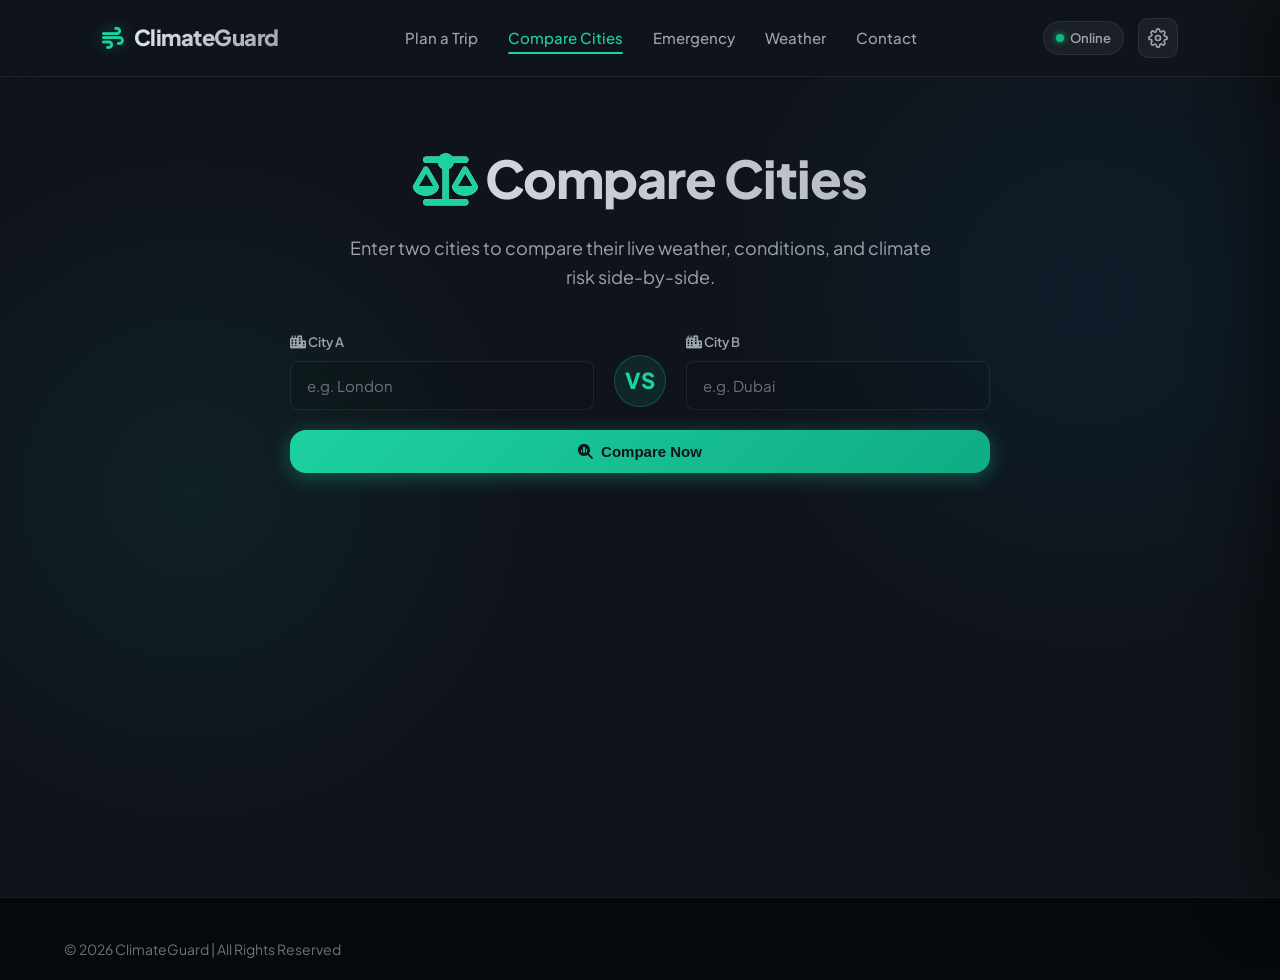
<file: compare.html>
<!DOCTYPE html>
<html lang="en" data-theme="dark">
<head>
  <meta charset="UTF-8">
  <meta name="viewport" content="width=device-width, initial-scale=1.0">
  <meta name="description" content="Compare two cities side-by-side with ClimateGuard – live weather, climate risk, and travel tips.">
  <title>ClimateGuard | Compare Cities</title>
  <link href="https://fonts.googleapis.com/css2?family=Plus+Jakarta+Sans:wght@400;500;600;700;800&display=swap" rel="stylesheet">
  <link rel="stylesheet" href="https://cdnjs.cloudflare.com/ajax/libs/font-awesome/6.5.0/css/all.min.css">
  <link rel="stylesheet" href="css/base.css">
  <link rel="stylesheet" href="css/navbar.css">
  <link rel="stylesheet" href="css/compare.css">
  <link rel="stylesheet" href="css/settings.css">
  <link rel="stylesheet" href="css/loader.css">
</head>
<body>

<div id="loader" class="loader-overlay">
  <div class="loader-content">
    <div class="loader-logo"><i class="fa-solid fa-wind"></i><span>ClimateGuard</span></div>
    <div class="loader-spinner">
      <div class="spinner-ring"></div><div class="spinner-ring"></div><div class="spinner-ring"></div>
    </div>
    <p class="loader-text" id="loaderText">Loading City Comparison...</p>
    <div class="loader-progress"><div class="progress-bar" id="progressBar"></div></div>
  </div>
</div>

<nav class="navbar" id="mainNav">
  <a href="index.html" class="logo" id="navLogo">
    <i class="fa-solid fa-wind"></i><span>ClimateGuard</span>
  </a>
  <div class="nav-links" id="navLinks">
    <a href="plan.html" id="navPlan">Plan a Trip</a>
    <a href="compare.html" class="active" id="navCompare">Compare Cities</a>
    <a href="emergency.html" id="navEmergency">Emergency</a>
    <a href="index.html#weather" id="navWeather">Weather</a>
    <a href="index.html#contact" id="navContact">Contact</a>
  </div>
  <div class="nav-actions">
    <div class="status-badge" id="onlineStatus">
      <span class="status-dot" id="statusDot"></span>
      <span id="statusText">Online</span>
    </div>
    <button class="settings-btn" id="settingsBtn" aria-label="Open Settings">
      <svg xmlns="http://www.w3.org/2000/svg" width="20" height="20" viewBox="0 0 24 24"
           fill="none" stroke="currentColor" stroke-width="2" stroke-linecap="round" stroke-linejoin="round">
        <circle cx="12" cy="12" r="3"></circle>
        <path d="M19.4 15a1.65 1.65 0 0 0 .33 1.82l.06.06a2 2 0 0 1-2.83 2.83l-.06-.06
          a1.65 1.65 0 0 0-1.82-.33 1.65 1.65 0 0 0-1 1.51V21a2 2 0 0 1-4 0v-.09
          A1.65 1.65 0 0 0 9 19.4a1.65 1.65 0 0 0-1.82.33l-.06.06a2 2 0 0 1-2.83-2.83
          l.06-.06A1.65 1.65 0 0 0 4.68 15a1.65 1.65 0 0 0-1.51-1H3a2 2 0 0 1 0-4h.09
          A1.65 1.65 0 0 0 4.6 9a1.65 1.65 0 0 0-.33-1.82l-.06-.06a2 2 0 0 1 2.83-2.83
          l.06.06A1.65 1.65 0 0 0 9 4.68a1.65 1.65 0 0 0 1-1.51V3a2 2 0 0 1 4 0v.09
          a1.65 1.65 0 0 0 1 1.51 1.65 1.65 0 0 0 1.82-.33l.06-.06a2 2 0 0 1 2.83 2.83
          l-.06.06A1.65 1.65 0 0 0 19.4 9a1.65 1.65 0 0 0 1.51 1H21a2 2 0 0 1 0 4h-.09
          a1.65 1.65 0 0 0-1.51 1z"></path>
      </svg>
    </button>
  </div>
</nav>

<div class="settings-overlay" id="settingsOverlay"></div>
<aside class="settings-panel" id="settingsPanel">
  <div class="settings-header">
    <h2><i class="fa-solid fa-sliders"></i> Settings</h2>
    <button class="settings-close" id="settingsClose">&times;</button>
  </div>
  <div class="settings-section">
    <h3>Appearance</h3>
    <div class="settings-row">
      <span><i class="fa-solid fa-moon"></i> Dark / Light Mode</span>
      <label class="toggle-switch" for="themeToggle">
        <input type="checkbox" id="themeToggle" checked>
        <span class="toggle-slider"></span>
      </label>
    </div>
  </div>
  <div class="settings-section">
    <h3>Units</h3>
    <div class="settings-row">
      <span><i class="fa-solid fa-temperature-half"></i> Temperature Unit</span>
      <div class="unit-toggle" id="unitToggle">
        <button class="unit-btn active" id="btnCelsius" data-unit="C">°C</button>
        <button class="unit-btn" id="btnFahrenheit" data-unit="F">°F</button>
      </div>
    </div>
  </div>
  <div class="settings-section">
    <h3>Converter</h3>
    <div class="converter-box">
      <label for="convertInput">Enter Temperature</label>
      <input type="number" id="convertInput" placeholder="e.g. 25">
      <div class="convert-row">
        <select id="convertFrom"><option value="C">Celsius</option><option value="F">Fahrenheit</option><option value="K">Kelvin</option></select>
        <span class="arrow-icon">→</span>
        <select id="convertTo"><option value="F">Fahrenheit</option><option value="C">Celsius</option><option value="K">Kelvin</option></select>
      </div>
      <button id="convertBtn" class="convert-btn">Convert</button>
      <div class="convert-result" id="convertResult"></div>
    </div>
  </div>
  <div class="settings-section">
    <h3>Network</h3>
    <div class="settings-row">
      <span><i class="fa-solid fa-wifi"></i> Connection Status</span>
      <span class="network-status" id="networkStatus">Online</span>
    </div>
  </div>
</aside>

<!-- ===== COMPARE MAIN ===== -->
<main class="compare-main">
  <div class="container">
    <div class="page-header fade-in">
      <h1><i class="fa-solid fa-scale-balanced"></i> Compare Cities</h1>
      <p>Enter two cities to compare their live weather, conditions, and climate risk side-by-side.</p>
    </div>

    <!-- Input Row -->
    <div class="compare-inputs" id="compareInputs">
      <div class="city-input-group">
        <label for="city1Input"><i class="fa-solid fa-city"></i> City A</label>
        <input type="text" id="city1Input" placeholder="e.g. London" autocomplete="off">
      </div>
      <div class="vs-badge">VS</div>
      <div class="city-input-group">
        <label for="city2Input"><i class="fa-solid fa-city"></i> City B</label>
        <input type="text" id="city2Input" placeholder="e.g. Dubai" autocomplete="off">
      </div>
    </div>
    <div class="compare-action">
      <button class="btn btn-primary btn-block" id="compareBtn">
        <i class="fa-solid fa-magnifying-glass-chart"></i> Compare Now
      </button>
    </div>

    <!-- Compare Error -->
    <div class="compare-error" id="compareError" style="display:none;"></div>

    <!-- Results Grid -->
    <div class="compare-results" id="compareResults" style="display:none;">
      <div class="city-card" id="cityCard1">
        <div class="city-card-header" id="cityHeader1">City A</div>
        <div class="city-weather" id="cityWeather1">
          <div class="city-temp" id="cityTemp1">--</div>
          <div class="city-icon" id="cityIcon1">🌤️</div>
          <div class="city-desc" id="cityDesc1">--</div>
        </div>
        <div class="city-details" id="cityDetails1"></div>
      </div>

      <!-- Comparison Table -->
      <div class="compare-table-wrap">
        <table class="compare-table" id="compareTable">
          <thead>
            <tr>
              <th>Metric</th>
              <th id="th1">City A</th>
              <th id="th2">City B</th>
            </tr>
          </thead>
          <tbody id="compareTableBody"></tbody>
        </table>
        <div class="verdict-box" id="verdictBox"></div>
      </div>

      <div class="city-card" id="cityCard2">
        <div class="city-card-header" id="cityHeader2">City B</div>
        <div class="city-weather" id="cityWeather2">
          <div class="city-temp" id="cityTemp2">--</div>
          <div class="city-icon" id="cityIcon2">🌤️</div>
          <div class="city-desc" id="cityDesc2">--</div>
        </div>
        <div class="city-details" id="cityDetails2"></div>
      </div>
    </div>
  </div>
</main>

<footer class="footer">
  <div class="container">
    <p>&copy; 2026 ClimateGuard | All Rights Reserved</p>
  </div>
</footer>

<script src="js/utils.js"></script>
<script src="js/settings.js"></script>
<script src="js/loader.js"></script>
<script src="js/weather.js"></script>
<script src="js/compare.js"></script>
<script src="js/app.js"></script>
</body>
</html>
</file>
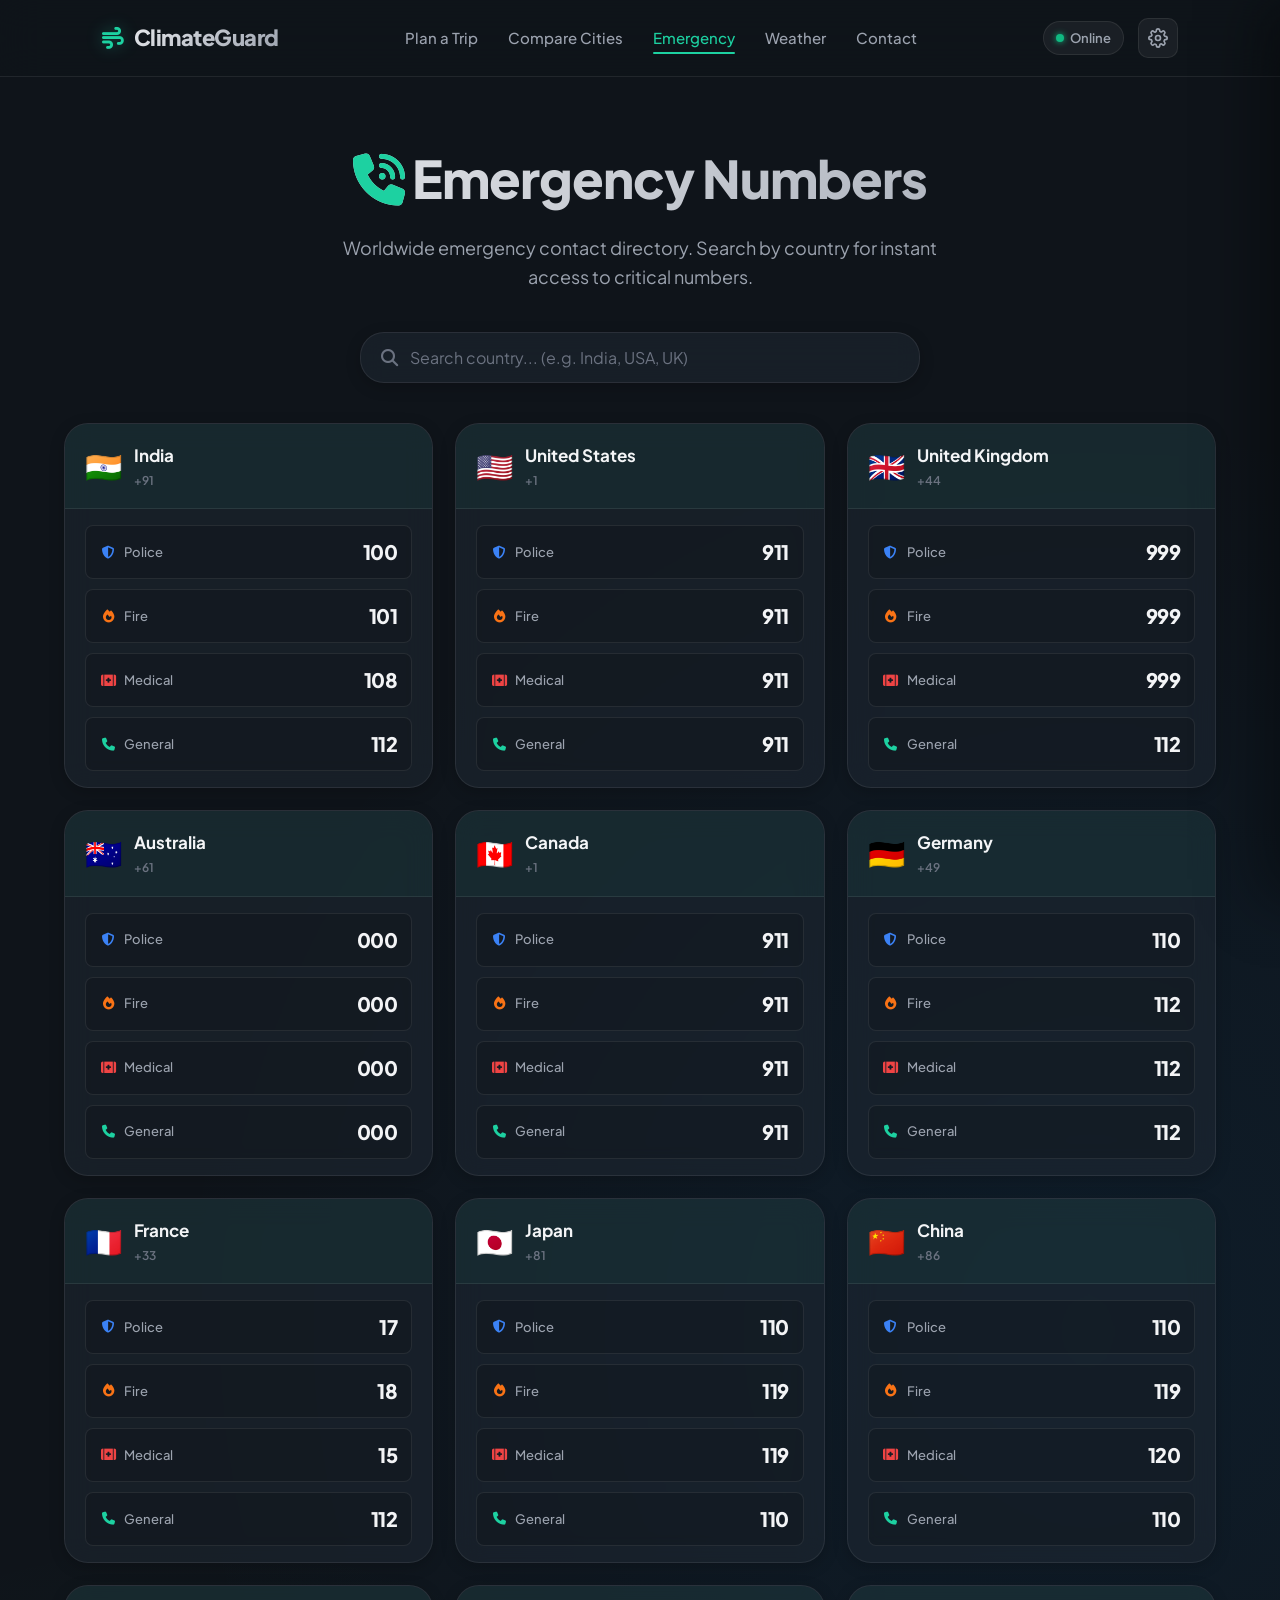
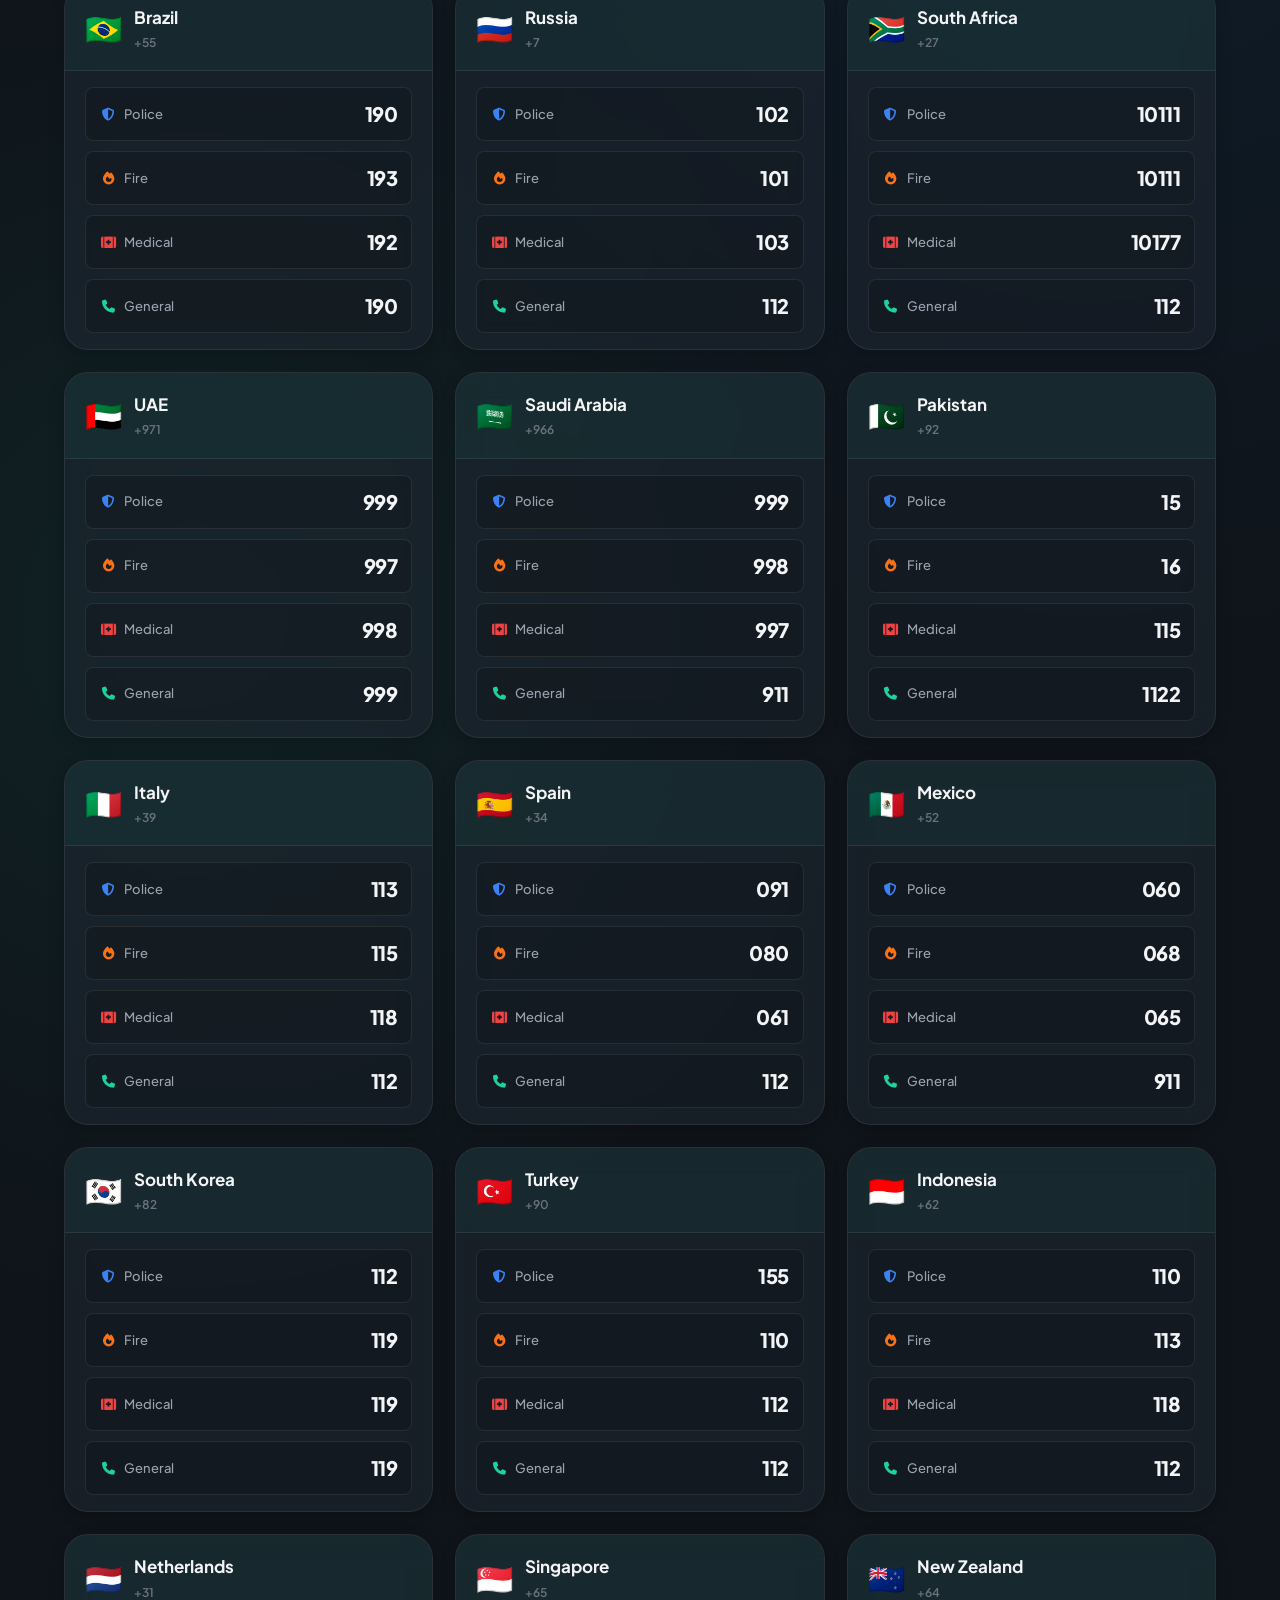
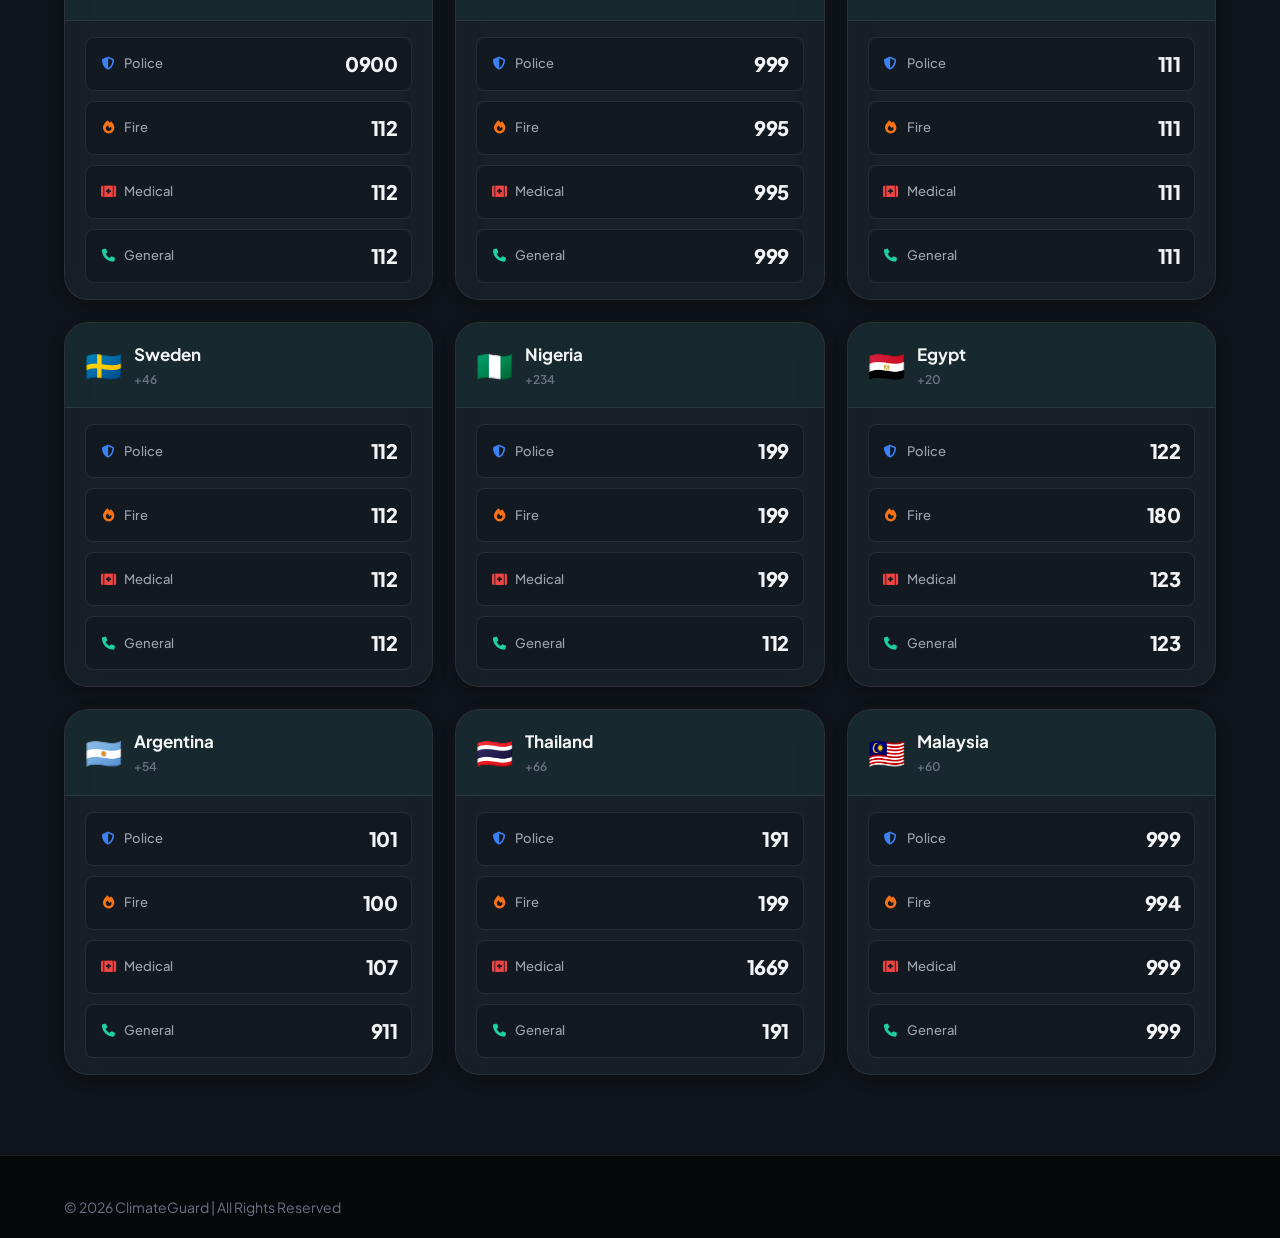
<file: emergency.html>
<!DOCTYPE html>
<html lang="en" data-theme="dark">

<head>
  <meta charset="UTF-8">
  <meta name="viewport" content="width=device-width, initial-scale=1.0">
  <meta name="description"
    content="Emergency contacts and numbers for countries worldwide – ClimateGuard Travel Safety.">
  <title>ClimateGuard | Emergency Numbers</title>
  <link href="https://fonts.googleapis.com/css2?family=Plus+Jakarta+Sans:wght@400;500;600;700;800&display=swap"
    rel="stylesheet">
  <link rel="stylesheet" href="https://cdnjs.cloudflare.com/ajax/libs/font-awesome/6.5.0/css/all.min.css">
  <link rel="stylesheet" href="css/base.css">
  <link rel="stylesheet" href="css/navbar.css">
  <link rel="stylesheet" href="css/emergency.css">
  <link rel="stylesheet" href="css/settings.css">
  <link rel="stylesheet" href="css/loader.css">
</head>

<body>

  <div id="loader" class="loader-overlay">
    <div class="loader-content">
      <div class="loader-logo"><i class="fa-solid fa-wind"></i><span>ClimateGuard</span></div>
      <div class="loader-spinner">
        <div class="spinner-ring"></div>
        <div class="spinner-ring"></div>
        <div class="spinner-ring"></div>
      </div>
      <p class="loader-text" id="loaderText">Loading Emergency Directory...</p>
      <div class="loader-progress">
        <div class="progress-bar" id="progressBar"></div>
      </div>
    </div>
  </div>

  <nav class="navbar" id="mainNav">
    <a href="index.html" class="logo" id="navLogo">
      <i class="fa-solid fa-wind"></i><span>ClimateGuard</span>
    </a>
    <div class="nav-links" id="navLinks">
      <a href="plan.html" id="navPlan">Plan a Trip</a>
      <a href="compare.html" id="navCompare">Compare Cities</a>
      <a href="emergency.html" class="active" id="navEmergency">Emergency</a>
      <a href="index.html#weather" id="navWeather">Weather</a>
      <a href="index.html#contact" id="navContact">Contact</a>
    </div>
    <div class="nav-actions">
      <div class="status-badge" id="onlineStatus">
        <span class="status-dot" id="statusDot"></span>
        <span id="statusText">Online</span>
      </div>
      <button class="settings-btn" id="settingsBtn" aria-label="Open Settings">
        <svg xmlns="http://www.w3.org/2000/svg" width="20" height="20" viewBox="0 0 24 24" fill="none"
          stroke="currentColor" stroke-width="2" stroke-linecap="round" stroke-linejoin="round">
          <circle cx="12" cy="12" r="3"></circle>
          <path d="M19.4 15a1.65 1.65 0 0 0 .33 1.82l.06.06a2 2 0 0 1-2.83 2.83l-.06-.06
          a1.65 1.65 0 0 0-1.82-.33 1.65 1.65 0 0 0-1 1.51V21a2 2 0 0 1-4 0v-.09
          A1.65 1.65 0 0 0 9 19.4a1.65 1.65 0 0 0-1.82.33l-.06.06a2 2 0 0 1-2.83-2.83
          l.06-.06A1.65 1.65 0 0 0 4.68 15a1.65 1.65 0 0 0-1.51-1H3a2 2 0 0 1 0-4h.09
          A1.65 1.65 0 0 0 4.6 9a1.65 1.65 0 0 0-.33-1.82l-.06-.06a2 2 0 0 1 2.83-2.83
          l.06.06A1.65 1.65 0 0 0 9 4.68a1.65 1.65 0 0 0 1-1.51V3a2 2 0 0 1 4 0v.09
          a1.65 1.65 0 0 0 1 1.51 1.65 1.65 0 0 0 1.82-.33l.06-.06a2 2 0 0 1 2.83 2.83
          l-.06.06A1.65 1.65 0 0 0 19.4 9a1.65 1.65 0 0 0 1.51 1H21a2 2 0 0 1 0 4h-.09
          a1.65 1.65 0 0 0-1.51 1z"></path>
        </svg>
      </button>
    </div>
  </nav>

  <div class="settings-overlay" id="settingsOverlay"></div>
  <aside class="settings-panel" id="settingsPanel">
    <div class="settings-header">
      <h2><i class="fa-solid fa-sliders"></i> Settings</h2>
      <button class="settings-close" id="settingsClose">&times;</button>
    </div>
    <div class="settings-section">
      <h3>Appearance</h3>
      <div class="settings-row">
        <span><i class="fa-solid fa-moon"></i> Dark / Light Mode</span>
        <label class="toggle-switch" for="themeToggle">
          <input type="checkbox" id="themeToggle" checked>
          <span class="toggle-slider"></span>
        </label>
      </div>
    </div>
    <div class="settings-section">
      <h3>Units</h3>
      <div class="settings-row">
        <span><i class="fa-solid fa-temperature-half"></i> Temperature Unit</span>
        <div class="unit-toggle" id="unitToggle">
          <button class="unit-btn active" id="btnCelsius" data-unit="C">°C</button>
          <button class="unit-btn" id="btnFahrenheit" data-unit="F">°F</button>
        </div>
      </div>
    </div>
    <div class="settings-section">
      <h3>Converter</h3>
      <div class="converter-box">
        <label for="convertInput">Enter Temperature</label>
        <input type="number" id="convertInput" placeholder="e.g. 25">
        <div class="convert-row">
          <select id="convertFrom">
            <option value="C">Celsius</option>
            <option value="F">Fahrenheit</option>
            <option value="K">Kelvin</option>
          </select>
          <span class="arrow-icon">→</span>
          <select id="convertTo">
            <option value="F">Fahrenheit</option>
            <option value="C">Celsius</option>
            <option value="K">Kelvin</option>
          </select>
        </div>
        <button id="convertBtn" class="convert-btn">Convert</button>
        <div class="convert-result" id="convertResult"></div>
      </div>
    </div>
    <div class="settings-section">
      <h3>Network</h3>
      <div class="settings-row">
        <span><i class="fa-solid fa-wifi"></i> Connection Status</span>
        <span class="network-status" id="networkStatus">Online</span>
      </div>
    </div>
  </aside>

  <!-- ===== EMERGENCY MAIN ===== -->
  <main class="emergency-main">
    <div class="container">
      <div class="page-header fade-in">
        <h1><i class="fa-solid fa-phone-volume"></i> Emergency Numbers</h1>
        <p>Worldwide emergency contact directory. Search by country for instant access to critical numbers.</p>
      </div>

      <!-- Search -->
      <div class="emergency-search" id="emergencySearch">
        <i class="fa-solid fa-magnifying-glass"></i>
        <input type="text" id="countrySearch" placeholder="Search country... (e.g. India, USA, UK)" autocomplete="off">
      </div>

      <!-- Emergency Grid -->
      <div class="emergency-grid" id="emergencyGrid"></div>

      <!-- No results -->
      <div class="no-results" id="noResults" style="display:none;">
        <i class="fa-solid fa-circle-xmark"></i>
        <p>No country found. Try a different search.</p>
      </div>
    </div>
  </main>

  <footer class="footer">
    <div class="container">
      <p>&copy; 2026 ClimateGuard | All Rights Reserved</p>
    </div>
  </footer>

  <script src="js/utils.js"></script>
  <script src="js/settings.js"></script>
  <script src="js/loader.js"></script>
  <script src="js/emergency.js"></script>
  <script src="js/app.js"></script>
</body>

</html>
</file>
<file: css/base.css>
:root {
  --primary:       #1dd1a1;
  --primary-dark:  #10ac84;
  --primary-glow:  rgba(29, 209, 161, 0.35);
  --accent:        #0984e3;

  --bg:            #0f141a;
  --bg-card:       rgba(31, 41, 51, 0.55);
  --bg-card-solid: #1a2332;
  --glass-border:  rgba(255, 255, 255, 0.08);

  --text:          #f3f4f6;
  --text-muted:    #9ca3af;
  --text-faint:    #6b7280;

  --danger:        #ef4444;
  --warning:       #fbbf24;
  --success:       #10b981;

  --radius-sm:     8px;
  --radius-md:     16px;
  --radius-lg:     24px;
  --radius-xl:     32px;

  --shadow-sm:  0 4px 15px rgba(0,0,0,0.2);
  --shadow-md:  0 15px 35px rgba(0,0,0,0.3);
  --shadow-lg:  0 25px 60px rgba(0,0,0,0.4);

  --transition: 0.3s cubic-bezier(0.4, 0, 0.2, 1);
}

/* --- Light Mode Overrides --- */
[data-theme="light"] {
  --bg:            #f0f4f8;
  --bg-card:       rgba(255, 255, 255, 0.85);
  --bg-card-solid: #ffffff;
  --glass-border:  rgba(0, 0, 0, 0.1);
  --text:          #1a202c;
  --text-muted:    #4a5568;
  --text-faint:    #718096;
  --primary-glow:  rgba(16, 172, 132, 0.25);
}

[data-theme="light"] body {
  background-image:
    radial-gradient(circle at 15% 50%, rgba(29, 209, 161, 0.06), transparent 28%),
    radial-gradient(circle at 85% 30%, rgba(9, 132, 227, 0.06), transparent 28%);
}

/* --- Reset --- */
*, *::before, *::after {
  margin: 0;
  padding: 0;
  box-sizing: border-box;
}

html {
  scroll-behavior: smooth;           /* BOM: window scroll */
  font-size: 16px;
}

body {
  font-family: 'Plus Jakarta Sans', sans-serif;
  background-color: var(--bg);
  background-image:
    radial-gradient(circle at 15% 50%, rgba(29, 209, 161, 0.07), transparent 28%),
    radial-gradient(circle at 85% 30%, rgba(9, 132, 227, 0.08), transparent 28%);
  color: var(--text);
  line-height: 1.6;
  overflow-x: hidden;
  transition: background-color var(--transition), color var(--transition);
  min-height: 100vh;
}

/* --- Layout Utilities --- */
.container {
  width: 90%;
  max-width: 1200px;
  margin: 0 auto;
}

.section-header {
  text-align: center;
  margin-bottom: 50px;
}

.section-header h2 {
  font-size: clamp(28px, 4vw, 42px);
  font-weight: 700;
  letter-spacing: -0.5px;
  margin-bottom: 12px;
  background: linear-gradient(135deg, var(--text), var(--text-muted));
  -webkit-background-clip: text;
  -webkit-text-fill-color: transparent;
  background-clip: text;
}

.section-header p {
  color: var(--text-muted);
  font-size: 18px;
}

/* --- Buttons --- */
.btn {
  display: inline-flex;
  align-items: center;
  gap: 8px;
  padding: 13px 26px;
  border-radius: var(--radius-md);
  font-size: 15px;
  font-weight: 700;
  text-decoration: none;
  border: none;
  cursor: pointer;
  transition: all var(--transition);
  white-space: nowrap;
}

.btn-primary {
  background: linear-gradient(135deg, var(--primary), var(--primary-dark));
  color: #0f141a !important;
  box-shadow: 0 4px 20px var(--primary-glow);
}

.btn-primary:hover {
  transform: translateY(-2px);
  box-shadow: 0 8px 30px rgba(29, 209, 161, 0.5);
}

.btn-outline {
  background: transparent;
  color: var(--text) !important;
  border: 1px solid var(--glass-border);
  backdrop-filter: blur(8px);
}

.btn-outline:hover {
  border-color: var(--primary);
  color: var(--primary) !important;
  background: rgba(29, 209, 161, 0.06);
}

.btn-block { width: 100%; justify-content: center; }
.btn-danger { background: linear-gradient(135deg, #ef4444, #dc2626); color: #fff !important; }

/* --- Glass Card --- */
.glass-card {
  background: var(--bg-card);
  backdrop-filter: blur(16px);
  -webkit-backdrop-filter: blur(16px);
  border: 1px solid var(--glass-border);
  border-radius: var(--radius-lg);
  box-shadow: var(--shadow-md);
}

/* --- Page Header (inner pages) --- */
.page-header {
  text-align: center;
  padding: 60px 0 40px;
}

.page-header h1 {
  font-size: clamp(32px, 5vw, 52px);
  font-weight: 800;
  letter-spacing: -1px;
  background: linear-gradient(135deg, var(--text), var(--text-muted));
  -webkit-background-clip: text;
  -webkit-text-fill-color: transparent;
  background-clip: text;
  margin-bottom: 14px;
}

.page-header h1 i {
  -webkit-text-fill-color: var(--primary);
  color: var(--primary);
}

.page-header p {
  color: var(--text-muted);
  font-size: 18px;
  max-width: 600px;
  margin: 0 auto;
}

/* --- Fade-in animation --- */
.fade-in {
  opacity: 0;
  animation: fadeInUp 0.8s cubic-bezier(0.25, 1, 0.5, 1) forwards;
}

@keyframes fadeInUp {
  from { opacity: 0; transform: translateY(30px); }
  to   { opacity: 1; transform: translateY(0); }
}

/* --- Form elements --- */
.form-group {
  display: flex;
  flex-direction: column;
  gap: 7px;
  margin-bottom: 18px;
}

.form-group label {
  font-size: 14px;
  font-weight: 600;
  color: var(--text-muted);
}

.form-row {
  display: grid;
  grid-template-columns: 1fr 1fr;
  gap: 15px;
}

input[type="text"],
input[type="email"],
input[type="number"],
input[type="date"],
textarea,
select {
  width: 100%;
  padding: 13px 16px;
  background: rgba(0, 0, 0, 0.07);
  border: 1px solid var(--glass-border);
  border-radius: var(--radius-sm);
  color: var(--text);
  font-family: inherit;
  font-size: 15px;
  outline: none;
  transition: border-color var(--transition), background var(--transition);
}

[data-theme="light"] input[type="text"],
[data-theme="light"] input[type="email"],
[data-theme="light"] input[type="number"],
[data-theme="light"] input[type="date"],
[data-theme="light"] textarea,
[data-theme="light"] select {
  background: rgba(255, 255, 255, 0.9);
  border-color: rgba(0, 0, 0, 0.15);
  color: #1a202c;
}

[data-theme="light"] input::placeholder,
[data-theme="light"] textarea::placeholder {
  color: #a0aec0;
}

input:focus,
textarea:focus,
select:focus {
  border-color: var(--primary);
  background: rgba(29, 209, 161, 0.04);
  box-shadow: 0 0 0 3px rgba(29, 209, 161, 0.1);
}

input::placeholder,
textarea::placeholder {
  color: var(--text-faint);
}

select { cursor: pointer; }

textarea { resize: vertical; min-height: 100px; }

input[type="range"] {
  -webkit-appearance: none;
  appearance: none;
  width: 100%;
  height: 6px;
  background: rgba(255,255,255,0.1);
  border-radius: 10px;
  border: none;
  accent-color: var(--primary);
}

input[type="range"]::-webkit-slider-thumb {
  -webkit-appearance: none;
  width: 18px;
  height: 18px;
  background: var(--primary);
  border-radius: 50%;
  cursor: pointer;
  box-shadow: 0 0 10px var(--primary-glow);
  transition: transform 0.2s;
}

input[type="range"]::-webkit-slider-thumb:hover { transform: scale(1.3); }

.field-error {
  font-size: 12px;
  color: var(--danger);
  min-height: 16px;
  display: block;
}

/* --- Footer --- */
.footer {
  background: rgba(5, 8, 10, 0.9);
  color: var(--text-faint);
  font-size: 14px;
  border-top: 1px solid var(--glass-border);
  padding: 40px 0 20px;
}

[data-theme="light"] .footer {
  background: #e2e8f0;
  color: #4a5568;
  border-top-color: rgba(0,0,0,0.1);
}

[data-theme="light"] .footer-grid ul li a { color: #4a5568; }
[data-theme="light"] .footer-grid ul li a:hover { color: var(--primary); }
[data-theme="light"] .footer-grid p { color: #4a5568; }
[data-theme="light"] .footer-bottom { color: #718096; }

.footer-grid {
  display: grid;
  grid-template-columns: 2fr 1fr;
  gap: 40px;
  padding-bottom: 30px;
  border-bottom: 1px solid var(--glass-border);
  margin-bottom: 20px;
}

.footer-grid p { color: var(--text-muted); font-size: 14px; }

.footer-grid h4 {
  font-size: 14px;
  font-weight: 700;
  color: var(--text);
  margin-bottom: 12px;
  text-transform: uppercase;
  letter-spacing: 1px;
}

.footer-grid ul { list-style: none; }
.footer-grid ul li { margin-bottom: 8px; }
.footer-grid ul li a {
  color: var(--text-muted);
  text-decoration: none;
  font-size: 14px;
  transition: color var(--transition);
}
.footer-grid ul li a:hover { color: var(--primary); }

.footer-bottom { text-align: center; color: var(--text-faint); font-size: 13px; }

/* --- Logo re-use (also in navbar.css) --- */
.logo {
  display: inline-flex;
  align-items: center;
  gap: 10px;
  font-size: 22px;
  font-weight: 800;
  letter-spacing: -0.5px;
  text-decoration: none;
  background: linear-gradient(135deg, var(--text), var(--text-muted));
  -webkit-background-clip: text;
  -webkit-text-fill-color: transparent;
  background-clip: text;
}

.logo i {
  color: var(--primary);
  -webkit-text-fill-color: var(--primary);
  filter: drop-shadow(0 0 8px var(--primary-glow));
}

/* --- Responsive --- */
@media (max-width: 768px) {
  .form-row { grid-template-columns: 1fr; }
  .footer-grid { grid-template-columns: 1fr; }
  .page-header { padding: 40px 0 30px; }
}
</file>
<file: css/navbar.css>
.navbar {
  display: flex;
  justify-content: space-between;
  align-items: center;
  padding: 18px 8%;
  position: sticky;
  top: 0;
  z-index: 900;
  background: rgba(15, 20, 26, 0.75);
  backdrop-filter: blur(20px);
  -webkit-backdrop-filter: blur(20px);
  border-bottom: 1px solid var(--glass-border);
  transition: background var(--transition);
}

[data-theme="light"] .navbar {
  background: rgba(240, 244, 248, 0.92);
  border-bottom-color: rgba(0, 0, 0, 0.1);
  box-shadow: 0 2px 12px rgba(0,0,0,0.08);
}

[data-theme="light"] .nav-links a {
  color: #4a5568;
}

[data-theme="light"] .nav-links a:hover,
[data-theme="light"] .nav-links a.active {
  color: var(--primary-dark);
}

[data-theme="light"] .status-badge {
  background: rgba(0,0,0,0.05);
  border-color: rgba(0,0,0,0.1);
  color: #4a5568;
}

[data-theme="light"] .settings-btn {
  background: rgba(0,0,0,0.05);
  border-color: rgba(0,0,0,0.1);
  color: #4a5568;
}

[data-theme="light"] .settings-btn:hover {
  color: var(--primary-dark);
  border-color: var(--primary-dark);
  background: rgba(16, 172, 132, 0.08);
}

.nav-links {
  display: flex;
  align-items: center;
  gap: 30px;
}

.nav-links a {
  text-decoration: none;
  color: var(--text-muted);
  font-weight: 500;
  font-size: 15px;
  position: relative;
  transition: color var(--transition);
}

.nav-links a::after {
  content: '';
  position: absolute;
  width: 0%;
  height: 2px;
  bottom: -4px;
  left: 0;
  background: var(--primary);
  transition: width var(--transition);
  border-radius: 2px;
}

.nav-links a:hover,
.nav-links a.active {
  color: var(--primary);
}

.nav-links a:hover::after,
.nav-links a.active::after {
  width: 100%;
}

/* Right-side actions */
.nav-actions {
  display: flex;
  align-items: center;
  gap: 14px;
}

/* Online/Offline badge */
.status-badge {
  display: flex;
  align-items: center;
  gap: 6px;
  font-size: 13px;
  font-weight: 600;
  color: var(--text-muted);
  background: rgba(255,255,255,0.05);
  padding: 6px 12px;
  border-radius: 20px;
  border: 1px solid var(--glass-border);
}

.status-dot {
  width: 8px;
  height: 8px;
  border-radius: 50%;
  background: var(--success);
  box-shadow: 0 0 6px var(--success);
  transition: background var(--transition), box-shadow var(--transition);
  animation: pulse 2s infinite;
}

.status-dot.offline {
  background: var(--danger);
  box-shadow: 0 0 6px var(--danger);
  animation: none;
}

@keyframes pulse {
  0%, 100% { opacity: 1; }
  50%       { opacity: 0.5; }
}

/* Settings gear button */
.settings-btn {
  background: rgba(255,255,255,0.05);
  border: 1px solid var(--glass-border);
  border-radius: 10px;
  padding: 9px;
  cursor: pointer;
  color: var(--text-muted);
  display: flex;
  align-items: center;
  justify-content: center;
  transition: all var(--transition);
}

.settings-btn:hover {
  color: var(--primary);
  border-color: var(--primary);
  background: rgba(29, 209, 161, 0.08);
  transform: rotate(30deg);
}

/* Mobile */
@media (max-width: 900px) {
  .navbar { flex-wrap: wrap; gap: 14px; padding: 16px 5%; }
  .nav-links { gap: 18px; flex-wrap: wrap; justify-content: center; order: 3; width: 100%; }
}

@media (max-width: 480px) {
  .status-badge span:last-child { display: none; }
}
</file>
<file: css/compare.css>
.compare-main {
  padding-bottom: 80px;
  min-height: calc(100vh - 80px);
}

/* Input Section */
.compare-inputs {
  display: grid;
  grid-template-columns: 1fr auto 1fr;
  align-items: end;
  gap: 20px;
  max-width: 700px;
  margin: 0 auto 20px;
}

.city-input-group label {
  display: block;
  font-size: 13px;
  font-weight: 600;
  color: var(--text-muted);
  margin-bottom: 8px;
}

.city-input-group input {
  width: 100%;
  padding: 14px 16px;
}

.vs-badge {
  font-size: 22px;
  font-weight: 800;
  color: var(--primary);
  background: rgba(29, 209, 161, 0.1);
  border: 1px solid rgba(29, 209, 161, 0.25);
  border-radius: 50%;
  width: 52px;
  height: 52px;
  display: flex;
  align-items: center;
  justify-content: center;
  flex-shrink: 0;
  align-self: center;
  margin-top: 20px;
}

.compare-action {
  max-width: 700px;
  margin: 0 auto 40px;
}

.compare-error {
  text-align: center;
  color: var(--danger);
  background: rgba(239, 68, 68, 0.1);
  border: 1px solid rgba(239, 68, 68, 0.3);
  border-radius: var(--radius-sm);
  padding: 12px 20px;
  font-size: 14px;
  margin-bottom: 20px;
}

/* Results Layout */
.compare-results {
  display: grid;
  grid-template-columns: 1fr 1.4fr 1fr;
  gap: 24px;
  align-items: start;
  animation: fadeInUp 0.5s ease forwards;
}

/* City Card */
.city-card {
  background: var(--bg-card);
  backdrop-filter: blur(16px);
  border: 1px solid var(--glass-border);
  border-radius: var(--radius-lg);
  overflow: hidden;
  box-shadow: var(--shadow-md);
}

[data-theme="light"] .city-card,
[data-theme="light"] .compare-table,
[data-theme="light"] .verdict-box {
  background: rgba(255,255,255,0.95);
  border-color: rgba(0,0,0,0.1);
  box-shadow: 0 4px 20px rgba(0,0,0,0.08);
}

[data-theme="light"] .city-card-header {
  background: rgba(29,209,161,0.06);
  border-bottom-color: rgba(0,0,0,0.08);
}

[data-theme="light"] .city-weather { border-bottom-color: rgba(0,0,0,0.08); }
[data-theme="light"] .city-detail-row span:first-child { color: #4a5568; }
[data-theme="light"] .city-detail-row span:last-child  { color: #1a202c; }
[data-theme="light"] .compare-table th { background: rgba(29,209,161,0.08); }
[data-theme="light"] .compare-table th, 
[data-theme="light"] .compare-table td { border-bottom-color: rgba(0,0,0,0.07); }
[data-theme="light"] .number-row { background: rgba(0,0,0,0.04); border-color: rgba(0,0,0,0.08); }

.city-card-header {
  padding: 18px 20px;
  font-size: 17px;
  font-weight: 800;
  color: var(--text);
  background: rgba(29, 209, 161, 0.08);
  border-bottom: 1px solid var(--glass-border);
  text-align: center;
}

.city-weather {
  padding: 24px 20px;
  text-align: center;
  border-bottom: 1px solid var(--glass-border);
}

.city-temp {
  font-size: 54px;
  font-weight: 800;
  color: var(--text);
  letter-spacing: -2px;
  line-height: 1;
  margin-bottom: 8px;
}

.city-icon { font-size: 42px; margin-bottom: 8px; }

.city-desc {
  font-size: 14px;
  color: var(--text-muted);
  text-transform: capitalize;
}

.city-details {
  padding: 16px 20px;
  display: flex;
  flex-direction: column;
  gap: 10px;
}

.city-detail-row {
  display: flex;
  justify-content: space-between;
  font-size: 13px;
}

.city-detail-row span:first-child {
  color: var(--text-muted);
  display: flex;
  align-items: center;
  gap: 6px;
}

.city-detail-row span:first-child i { color: var(--primary); }
.city-detail-row span:last-child { font-weight: 600; color: var(--text); }

/* Comparison Table */
.compare-table-wrap {
  display: flex;
  flex-direction: column;
  gap: 16px;
}

.compare-table {
  width: 100%;
  border-collapse: collapse;
  background: var(--bg-card);
  backdrop-filter: blur(16px);
  border-radius: var(--radius-lg);
  overflow: hidden;
  border: 1px solid var(--glass-border);
  box-shadow: var(--shadow-sm);
}

.compare-table th,
.compare-table td {
  padding: 13px 16px;
  text-align: center;
  font-size: 14px;
  border-bottom: 1px solid var(--glass-border);
}

.compare-table th {
  background: rgba(29, 209, 161, 0.08);
  font-size: 13px;
  font-weight: 700;
  color: var(--primary);
  text-transform: uppercase;
  letter-spacing: 0.5px;
}

.compare-table th:first-child { text-align: left; }

.compare-table td:first-child {
  text-align: left;
  color: var(--text-muted);
  font-size: 13px;
  display: flex;
  align-items: center;
  gap: 8px;
}

.compare-table td:first-child i { color: var(--primary); width: 16px; }

.compare-table tr:last-child td { border-bottom: none; }

.compare-table td.winner {
  color: var(--primary);
  font-weight: 700;
}

/* Verdict Box */
.verdict-box {
  background: rgba(29, 209, 161, 0.08);
  border: 1px solid rgba(29, 209, 161, 0.25);
  border-radius: var(--radius-md);
  padding: 16px 20px;
  font-size: 14px;
  color: var(--text);
  font-weight: 500;
  line-height: 1.6;
}

.verdict-box strong { color: var(--primary); }

/* Responsive */
@media (max-width: 1000px) {
  .compare-results { grid-template-columns: 1fr; }
  .compare-inputs { grid-template-columns: 1fr; }
  .vs-badge { margin: 0 auto; }
}
</file>
<file: css/settings.css>
.settings-overlay {
  position: fixed;
  inset: 0;
  z-index: 1100;
  background: rgba(0, 0, 0, 0.5);
  backdrop-filter: blur(4px);
  opacity: 0;
  visibility: hidden;
  transition: opacity var(--transition), visibility var(--transition);
}

.settings-overlay.active {
  opacity: 1;
  visibility: visible;
}

/* Panel */
.settings-panel {
  position: fixed;
  top: 0;
  right: 0;
  width: 340px;
  height: 100vh;
  z-index: 1200;
  background: var(--bg-card-solid);
  border-left: 1px solid var(--glass-border);
  box-shadow: -20px 0 60px rgba(0,0,0,0.4);
  padding: 0;
  overflow-y: auto;
  transform: translateX(100%);
  transition: transform 0.4s cubic-bezier(0.4, 0, 0.2, 1);
}

[data-theme="light"] .settings-panel {
  background: #ffffff;
  border-left-color: rgba(0,0,0,0.1);
  box-shadow: -10px 0 40px rgba(0,0,0,0.15);
}

.settings-panel.open {
  transform: translateX(0);
}

/* Header */
.settings-header {
  display: flex;
  justify-content: space-between;
  align-items: center;
  padding: 24px 24px 20px;
  border-bottom: 1px solid var(--glass-border);
  position: sticky;
  top: 0;
  background: var(--bg-card-solid);
  z-index: 1;
}

[data-theme="light"] .settings-header {
  background: #ffffff;
  border-bottom-color: rgba(0,0,0,0.1);
}

[data-theme="light"] .settings-header h2 { color: #1a202c; }

[data-theme="light"] .settings-section {
  border-bottom-color: rgba(0,0,0,0.08);
}

[data-theme="light"] .settings-section h3 { color: #718096; }
[data-theme="light"] .settings-row span  { color: #1a202c; }

[data-theme="light"] .toggle-slider {
  background: rgba(0,0,0,0.1);
  border-color: rgba(0,0,0,0.15);
}

[data-theme="light"] .unit-toggle {
  border-color: rgba(0,0,0,0.15);
}

[data-theme="light"] .unit-btn { color: #4a5568; }
[data-theme="light"] .unit-btn:hover:not(.active) { background: rgba(0,0,0,0.05); color: #1a202c; }

[data-theme="light"] .settings-close {
  background: rgba(0,0,0,0.04);
  border-color: rgba(0,0,0,0.12);
  color: #4a5568;
}

.settings-header h2 {
  font-size: 18px;
  font-weight: 700;
  color: var(--text);
  display: flex;
  align-items: center;
  gap: 10px;
}

.settings-header h2 i { color: var(--primary); }

.settings-close {
  background: rgba(255,255,255,0.06);
  border: 1px solid var(--glass-border);
  border-radius: 8px;
  color: var(--text-muted);
  font-size: 20px;
  width: 34px;
  height: 34px;
  cursor: pointer;
  display: flex;
  align-items: center;
  justify-content: center;
  transition: all var(--transition);
  line-height: 1;
}

.settings-close:hover { color: var(--danger); border-color: var(--danger); }

/* Section */
.settings-section {
  padding: 20px 24px;
  border-bottom: 1px solid var(--glass-border);
}

.settings-section h3 {
  font-size: 11px;
  font-weight: 700;
  text-transform: uppercase;
  letter-spacing: 1.5px;
  color: var(--text-faint);
  margin-bottom: 14px;
}

.settings-row {
  display: flex;
  justify-content: space-between;
  align-items: center;
  gap: 12px;
  min-height: 38px;
}

.settings-row span {
  font-size: 14px;
  color: var(--text);
  display: flex;
  align-items: center;
  gap: 10px;
}

.settings-row span i { color: var(--primary); width: 16px; }

/* Toggle Switch */
.toggle-switch {
  position: relative;
  display: inline-block;
  width: 46px;
  height: 26px;
  cursor: pointer;
  flex-shrink: 0;
}

.toggle-switch input { opacity: 0; width: 0; height: 0; }

.toggle-slider {
  position: absolute;
  inset: 0;
  background: rgba(255,255,255,0.1);
  border-radius: 26px;
  transition: background var(--transition);
  border: 1px solid var(--glass-border);
}

.toggle-slider::before {
  content: '';
  position: absolute;
  width: 18px;
  height: 18px;
  border-radius: 50%;
  background: var(--text-muted);
  left: 3px;
  top: 50%;
  transform: translateY(-50%);
  transition: transform var(--transition), background var(--transition);
}

.toggle-switch input:checked + .toggle-slider {
  background: var(--primary);
}

.toggle-switch input:checked + .toggle-slider::before {
  transform: translateX(20px) translateY(-50%);
  background: #0f141a;
}

/* Unit toggle buttons */
.unit-toggle {
  display: flex;
  border-radius: 8px;
  overflow: hidden;
  border: 1px solid var(--glass-border);
}

.unit-btn {
  padding: 6px 14px;
  font-size: 13px;
  font-weight: 700;
  background: transparent;
  border: none;
  color: var(--text-muted);
  cursor: pointer;
  transition: all var(--transition);
}

.unit-btn.active {
  background: var(--primary);
  color: #0f141a;
}

.unit-btn:hover:not(.active) { background: rgba(255,255,255,0.06); color: var(--text); }

/* Converter Box */
.converter-box {
  display: flex;
  flex-direction: column;
  gap: 10px;
  margin-top: 6px;
}

.converter-box label {
  font-size: 13px;
  color: var(--text-muted);
  font-weight: 600;
}

.converter-box input {
  padding: 10px 14px;
  font-size: 14px;
}

.convert-row {
  display: flex;
  align-items: center;
  gap: 8px;
}

.convert-row select { flex: 1; padding: 8px 10px; font-size: 13px; }

.arrow-icon { color: var(--primary); font-size: 18px; flex-shrink: 0; }

.convert-btn {
  background: linear-gradient(135deg, var(--primary), var(--primary-dark));
  color: #0f141a;
  border: none;
  border-radius: var(--radius-sm);
  padding: 10px;
  font-weight: 700;
  font-size: 14px;
  cursor: pointer;
  transition: all var(--transition);
  box-shadow: 0 3px 12px var(--primary-glow);
}

.convert-btn:hover { transform: translateY(-1px); box-shadow: 0 6px 20px var(--primary-glow); }

.convert-result {
  font-size: 20px;
  font-weight: 800;
  color: var(--primary);
  text-align: center;
  min-height: 28px;
  letter-spacing: -0.5px;
}

/* Network Status */
.network-status {
  font-size: 13px;
  font-weight: 700;
  color: var(--success);
  padding: 4px 10px;
  border-radius: 20px;
  background: rgba(16, 185, 129, 0.12);
  border: 1px solid rgba(16, 185, 129, 0.3);
}

.network-status.offline {
  color: var(--danger);
  background: rgba(239, 68, 68, 0.12);
  border-color: rgba(239, 68, 68, 0.3);
}

@media (max-width: 480px) {
  .settings-panel { width: 100vw; }
}
</file>
<file: css/loader.css>
.loader-overlay {
  position: fixed;
  inset: 0;
  z-index: 9999;
  background: var(--bg);
  display: flex;
  align-items: center;
  justify-content: center;
  flex-direction: column;
  transition: opacity 0.5s ease, visibility 0.5s ease;
}

[data-theme="light"] .loader-overlay {
  background: #f0f4f8;
}

[data-theme="light"] .loader-logo {
  background: linear-gradient(135deg, #1a202c, #4a5568);
  -webkit-background-clip: text;
  -webkit-text-fill-color: transparent;
  background-clip: text;
}

[data-theme="light"] .loader-text { color: #4a5568; }

.loader-overlay.hidden {
  opacity: 0;
  visibility: hidden;
  pointer-events: none;
}

.loader-content {
  display: flex;
  flex-direction: column;
  align-items: center;
  gap: 24px;
}

.loader-logo {
  display: flex;
  align-items: center;
  gap: 12px;
  font-size: 28px;
  font-weight: 800;
  background: linear-gradient(135deg, #fff, #9ca3af);
  -webkit-background-clip: text;
  -webkit-text-fill-color: transparent;
  background-clip: text;
}

.loader-logo i {
  color: var(--primary);
  -webkit-text-fill-color: var(--primary);
  filter: drop-shadow(0 0 10px var(--primary-glow));
  animation: spinWind 3s linear infinite;
}

@keyframes spinWind {
  from { transform: rotate(0deg); }
  to   { transform: rotate(360deg); }
}

/* Three concentric spinner rings */
.loader-spinner {
  position: relative;
  width: 80px;
  height: 80px;
}

.spinner-ring {
  position: absolute;
  inset: 0;
  border-radius: 50%;
  border: 3px solid transparent;
  animation: spinRing 1.2s linear infinite;
}

.spinner-ring:nth-child(1) {
  border-top-color: var(--primary);
  animation-duration: 1.2s;
}

.spinner-ring:nth-child(2) {
  inset: 10px;
  border-right-color: rgba(29, 209, 161, 0.5);
  animation-duration: 0.9s;
  animation-direction: reverse;
}

.spinner-ring:nth-child(3) {
  inset: 20px;
  border-bottom-color: rgba(29, 209, 161, 0.25);
  animation-duration: 0.6s;
}

@keyframes spinRing {
  from { transform: rotate(0deg); }
  to   { transform: rotate(360deg); }
}

.loader-text {
  color: var(--text-muted);
  font-size: 14px;
  font-weight: 500;
  letter-spacing: 0.5px;
  animation: fadeText 1.5s ease infinite alternate;
}

@keyframes fadeText {
  from { opacity: 0.5; }
  to   { opacity: 1; }
}

.loader-progress {
  width: 220px;
  height: 4px;
  background: rgba(255,255,255,0.08);
  border-radius: 10px;
  overflow: hidden;
}

.progress-bar {
  height: 100%;
  width: 0%;
  background: linear-gradient(90deg, var(--primary), var(--accent));
  border-radius: 10px;
  transition: width 0.1s linear;
}
</file>
<file: css/emergency.css>
.emergency-main {
  padding-bottom: 80px;
  min-height: calc(100vh - 80px);
}

/* Search */
.emergency-search {
  display: flex;
  align-items: center;
  gap: 12px;
  background: var(--bg-card);
  border: 1px solid var(--glass-border);
  border-radius: var(--radius-lg);
  padding: 14px 20px;
  max-width: 560px;
  margin: 0 auto 40px;
  backdrop-filter: blur(12px);
  box-shadow: var(--shadow-sm);
  transition: border-color var(--transition);
}

[data-theme="light"] .emergency-search {
  background: rgba(255,255,255,0.9);
  border-color: rgba(0,0,0,0.12);
  box-shadow: 0 4px 16px rgba(0,0,0,0.08);
}

.emergency-search:focus-within {
  border-color: var(--primary);
  box-shadow: 0 0 0 3px rgba(29, 209, 161, 0.1);
}

.emergency-search > i { color: var(--text-faint); font-size: 17px; flex-shrink: 0; }

.emergency-search input {
  flex: 1;
  background: transparent;
  border: none;
  font-size: 16px;
  color: var(--text);
  padding: 0;
}

.emergency-search input:focus { box-shadow: none; }

/* Grid */
.emergency-grid {
  display: grid;
  grid-template-columns: repeat(auto-fill, minmax(280px, 1fr));
  gap: 22px;
}

/* Country Card */
.country-card {
  background: var(--bg-card);
  backdrop-filter: blur(14px);
  border: 1px solid var(--glass-border);
  border-radius: var(--radius-lg);
  overflow: hidden;
  box-shadow: var(--shadow-sm);
  transition: transform 0.3s cubic-bezier(0.175, 0.885, 0.32, 1.275),
              box-shadow 0.3s ease, border-color 0.3s ease;
}

[data-theme="light"] .country-card {
  background: rgba(255,255,255,0.95);
  border-color: rgba(0,0,0,0.1);
  box-shadow: 0 4px 16px rgba(0,0,0,0.08);
}

[data-theme="light"] .country-card:hover {
  box-shadow: 0 14px 30px rgba(0,0,0,0.12);
}

[data-theme="light"] .country-header {
  background: rgba(29,209,161,0.05);
  border-bottom-color: rgba(0,0,0,0.08);
}

[data-theme="light"] .country-name { color: #1a202c; }
[data-theme="light"] .country-code { color: #718096; }

[data-theme="light"] .number-row {
  background: rgba(0,0,0,0.04);
  border-color: rgba(0,0,0,0.08);
}

[data-theme="light"] .number-row:hover { background: rgba(29,209,161,0.06); }
[data-theme="light"] .number-type { color: #4a5568; }
[data-theme="light"] .number-value { color: #1a202c; }

.country-card:hover {
  transform: translateY(-6px);
  box-shadow: 0 20px 40px rgba(0,0,0,0.35);
  border-color: rgba(29, 209, 161, 0.3);
}

.country-header {
  padding: 18px 20px;
  display: flex;
  align-items: center;
  gap: 12px;
  border-bottom: 1px solid var(--glass-border);
  background: rgba(29, 209, 161, 0.05);
}

.country-flag {
  font-size: 30px;
  line-height: 1;
  flex-shrink: 0;
}

.country-name {
  font-size: 17px;
  font-weight: 700;
  color: var(--text);
}

.country-code {
  font-size: 12px;
  color: var(--text-faint);
  font-weight: 600;
  margin-top: 2px;
}

/* Number List */
.country-numbers {
  padding: 16px 20px;
  display: flex;
  flex-direction: column;
  gap: 10px;
}

.number-row {
  display: flex;
  justify-content: space-between;
  align-items: center;
  padding: 10px 14px;
  border-radius: var(--radius-sm);
  background: rgba(0,0,0,0.15);
  border: 1px solid var(--glass-border);
  transition: background var(--transition);
}

.number-row:hover { background: rgba(29, 209, 161, 0.06); }

.number-type {
  font-size: 13px;
  color: var(--text-muted);
  display: flex;
  align-items: center;
  gap: 8px;
  font-weight: 500;
}

.number-type i { width: 16px; text-align: center; }
.number-type i.emergency-icon-police  { color: #3b82f6; }
.number-type i.emergency-icon-fire    { color: #f97316; }
.number-type i.emergency-icon-medical { color: #ef4444; }
.number-type i.emergency-icon-general { color: var(--primary); }

.number-value {
  font-size: 20px;
  font-weight: 800;
  color: var(--text);
  letter-spacing: -0.5px;
}

/* No Results */
.no-results {
  text-align: center;
  padding: 60px 20px;
  color: var(--text-muted);
}

.no-results i {
  font-size: 48px;
  color: var(--danger);
  display: block;
  margin-bottom: 16px;
  opacity: 0.5;
}

.no-results p { font-size: 16px; }

@media (max-width: 600px) {
  .emergency-grid { grid-template-columns: 1fr; }
}
</file>
